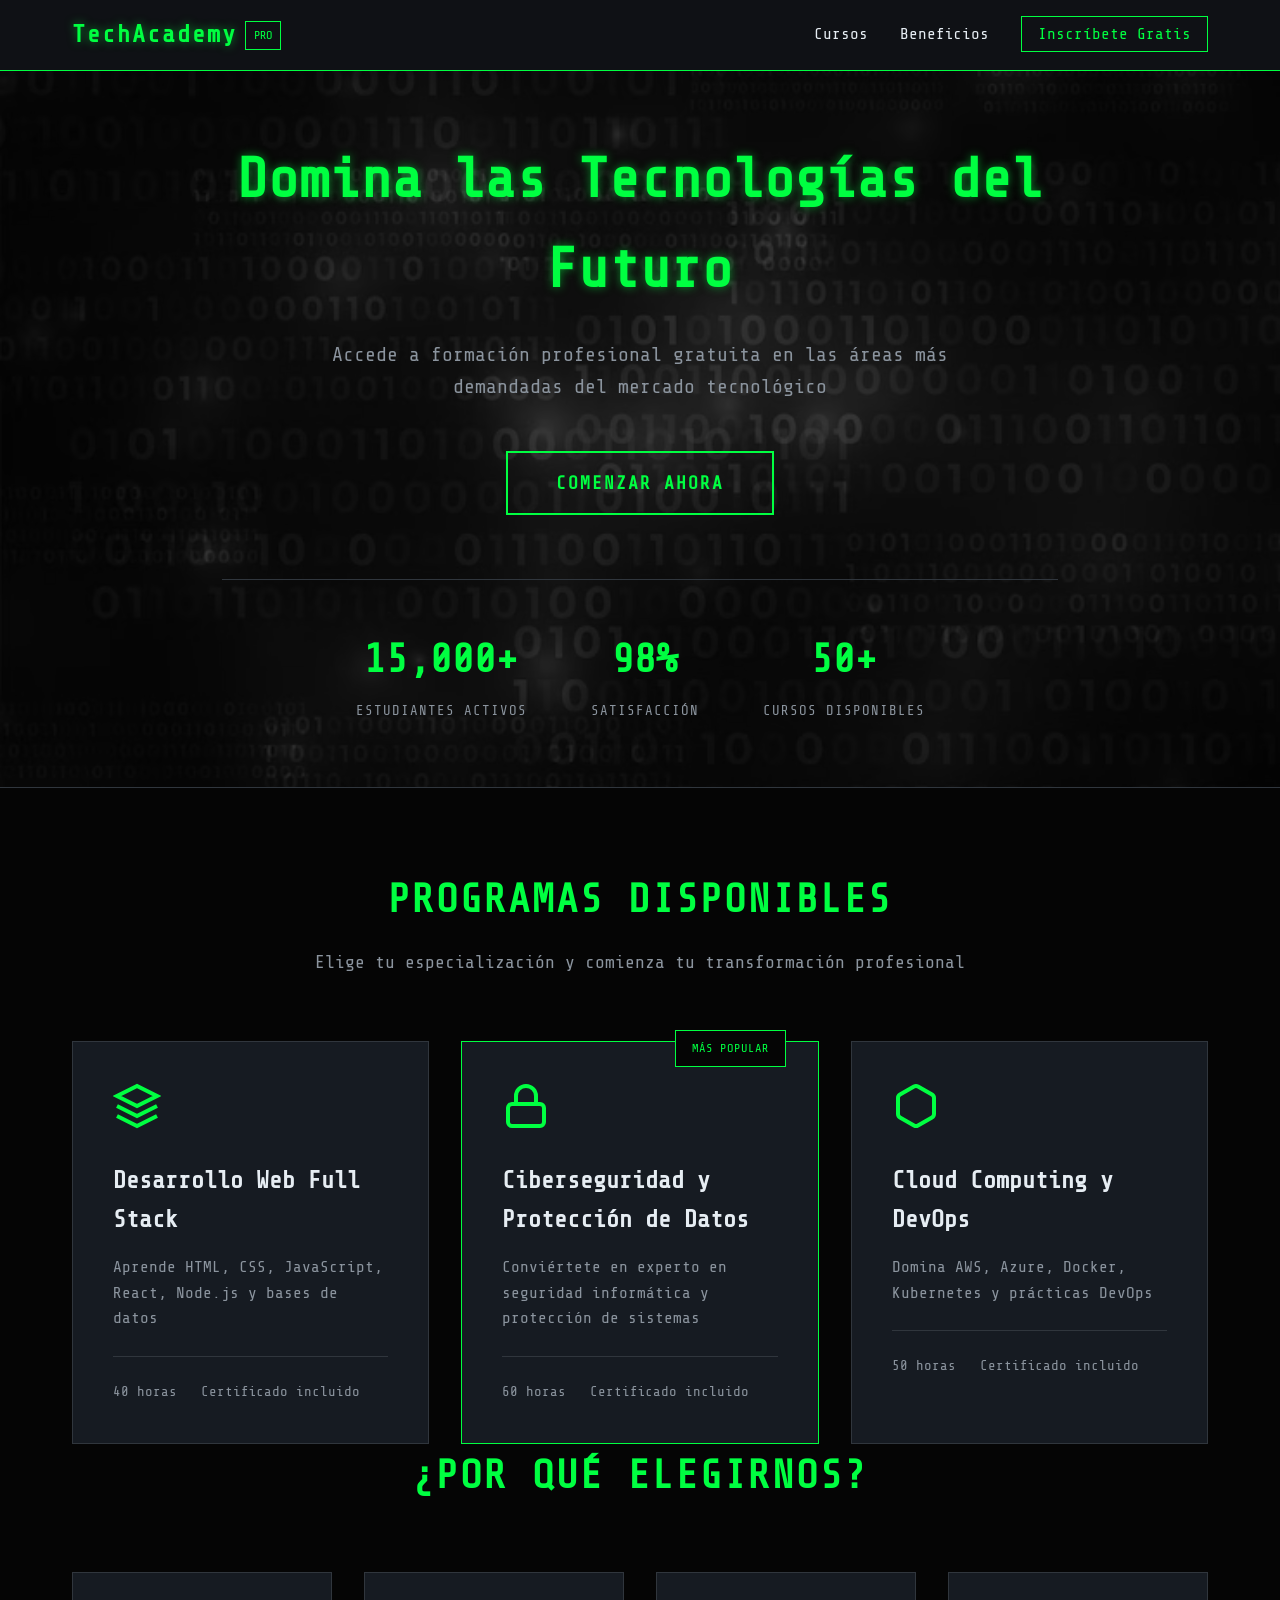
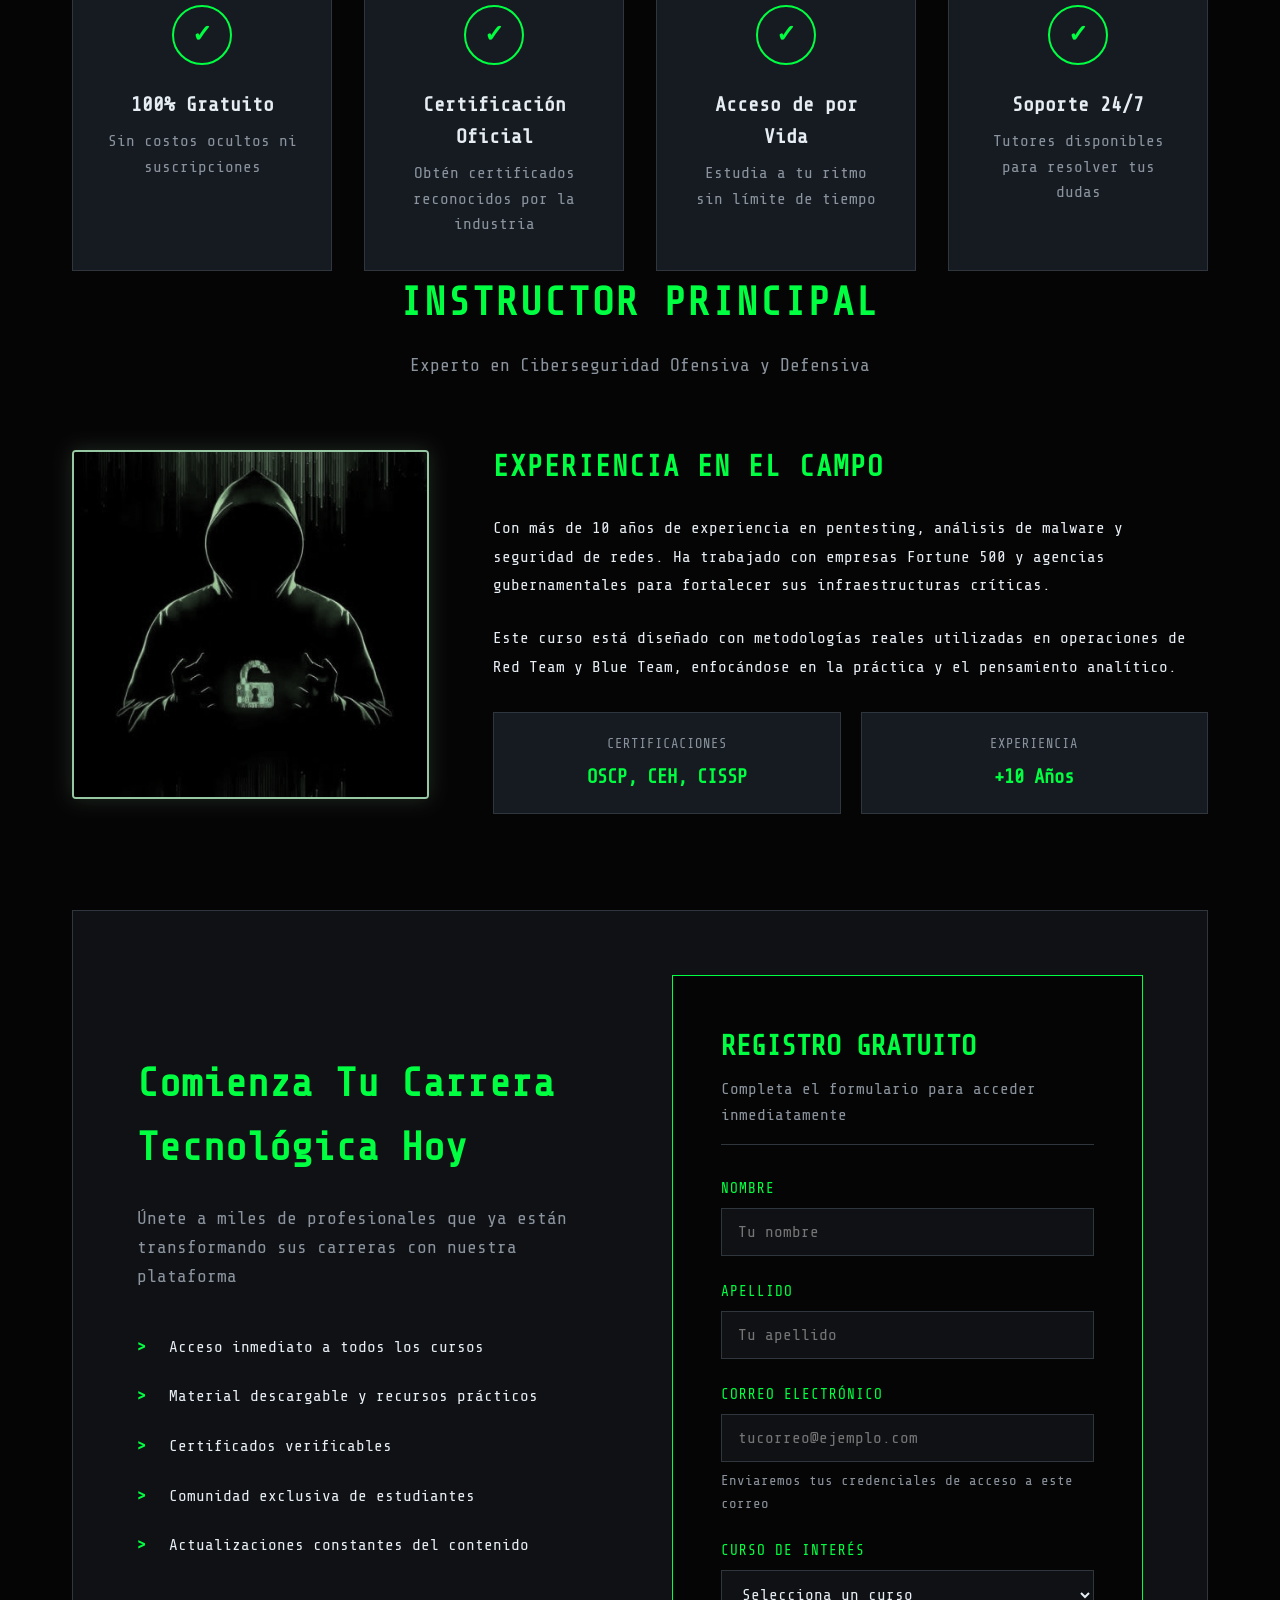
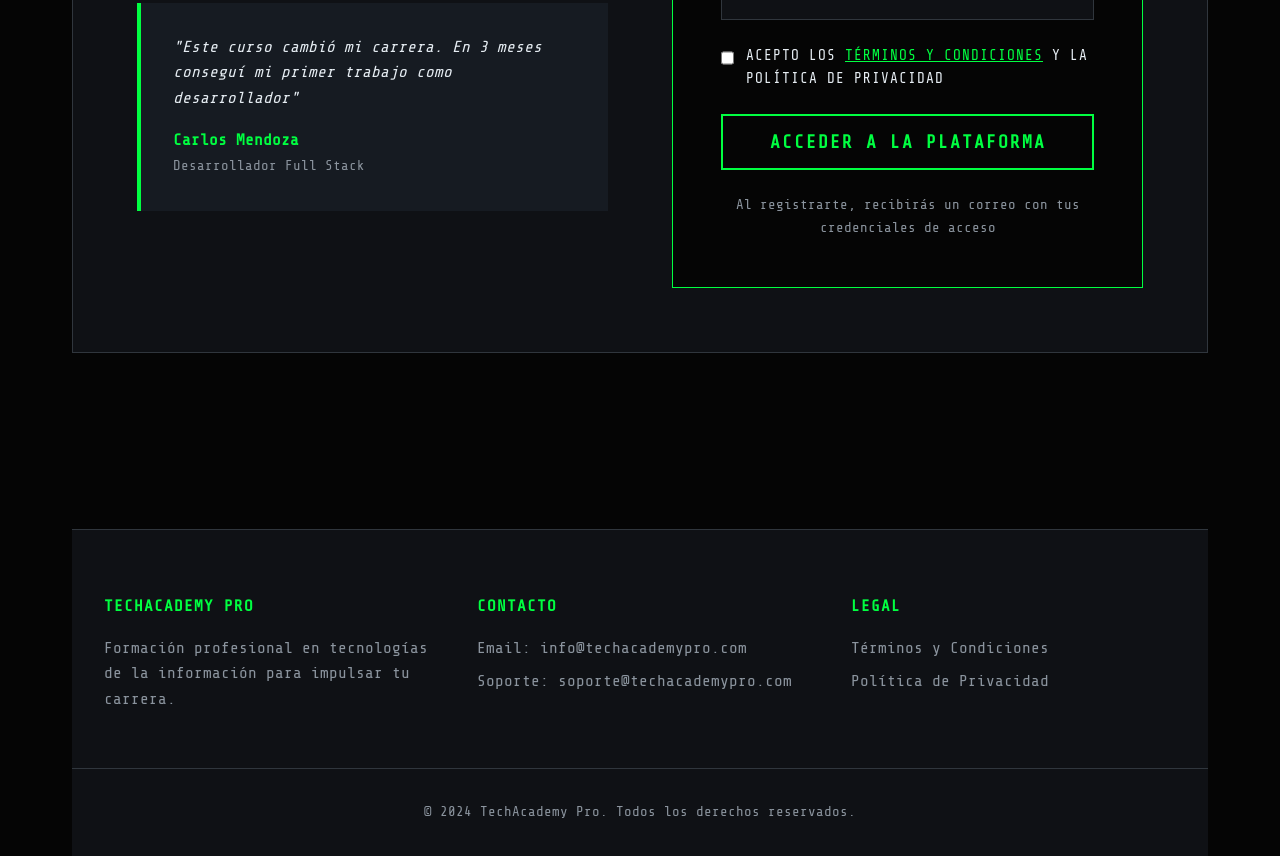
<file: index.html>
<!DOCTYPE html>
<html lang="es">
<head>
    <meta charset="UTF-8">
    <meta name="viewport" content="width=device-width, initial-scale=1.0">
    <meta name="description" content="Plataforma de formación profesional en tecnologías de la información">
    <title>TechAcademy Pro - Formación Profesional</title>
    <link rel="icon" type="image/png" href="favicon.png">
    <link rel="stylesheet" href="styles.css">
    <link href="https://fonts.googleapis.com/css2?family=Share+Tech+Mono&display=swap" rel="stylesheet">
</head>
<body>
    <nav class="navbar">
        <div class="nav-container">
            <div class="nav-logo">
                <span class="logo-text">TechAcademy</span>
                <span class="logo-pro">PRO</span>
            </div>
            <ul class="nav-menu">
                <li><a href="#cursos">Cursos</a></li>
                <li><a href="#beneficios">Beneficios</a></li>
                <li><a href="#registro" class="nav-cta">Inscríbete Gratis</a></li>
            </ul>
        </div>
    </nav>

    <div class="hero-section">
        <div class="hero-overlay"></div>
        <div class="hero-content">
            <h1 class="hero-title">Domina las Tecnologías del Futuro</h1>
            <p class="hero-subtitle">Accede a formación profesional gratuita en las áreas más demandadas del mercado tecnológico</p>
            <div class="hero-cta">
                <a href="#registro" class="btn-hero">Comenzar Ahora</a>
            </div>
            <div class="trust-indicators">
                <div class="trust-item">
                    <span class="trust-number">15,000+</span>
                    <span class="trust-label">Estudiantes activos</span>
                </div>
                <div class="trust-item">
                    <span class="trust-number">98%</span>
                    <span class="trust-label">Satisfacción</span>
                </div>
                <div class="trust-item">
                    <span class="trust-number">50+</span>
                    <span class="trust-label">Cursos disponibles</span>
                </div>
            </div>
        </div>
    </div>

    <div class="container">
        <main>
            <section id="cursos" class="courses-section">
                <div class="section-header">
                    <h2>Programas Disponibles</h2>
                    <p>Elige tu especialización y comienza tu transformación profesional</p>
                </div>
                <div class="courses-grid">
                    <div class="course-card">
                        <div class="course-icon">
                            <svg width="48" height="48" viewBox="0 0 24 24" fill="none" stroke="currentColor" stroke-width="2"><path d="M12 2L2 7l10 5 10-5-10-5zM2 17l10 5 10-5M2 12l10 5 10-5"></path></svg>
                        </div>
                        <h3>Desarrollo Web Full Stack</h3>
                        <p>Aprende HTML, CSS, JavaScript, React, Node.js y bases de datos</p>
                        <div class="course-meta"><span>40 horas</span><span>Certificado incluido</span></div>
                    </div>
                    <div class="course-card featured">
                        <div class="course-badge">MÁS POPULAR</div>
                        <div class="course-icon">
                            <svg width="48" height="48" viewBox="0 0 24 24" fill="none" stroke="currentColor" stroke-width="2"><rect x="3" y="11" width="18" height="11" rx="2" ry="2"></rect><path d="M7 11V7a5 5 0 0 1 10 0v4"></path></svg>
                        </div>
                        <h3>Ciberseguridad y Protección de Datos</h3>
                        <p>Conviértete en experto en seguridad informática y protección de sistemas</p>
                        <div class="course-meta"><span>60 horas</span><span>Certificado incluido</span></div>
                    </div>
                    <div class="course-card">
                        <div class="course-icon">
                            <svg width="48" height="48" viewBox="0 0 24 24" fill="none" stroke="currentColor" stroke-width="2"><path d="M21 16V8a2 2 0 0 0-1-1.73l-7-4a2 2 0 0 0-2 0l-7 4A2 2 0 0 0 3 8v8a2 2 0 0 0 1 1.73l7 4a2 2 0 0 0 2 0l7-4A2 2 0 0 0 21 16z"></path></svg>
                        </div>
                        <h3>Cloud Computing y DevOps</h3>
                        <p>Domina AWS, Azure, Docker, Kubernetes y prácticas DevOps</p>
                        <div class="course-meta"><span>50 horas</span><span>Certificado incluido</span></div>
                    </div>
                </div>
            </section>

            <section id="beneficios" class="benefits-section">
                <div class="section-header">
                    <h2>¿Por qué elegirnos?</h2>
                </div>
                <div class="benefits-grid">
                    <div class="benefit-item"><div class="benefit-icon">✓</div><h3>100% Gratuito</h3><p>Sin costos ocultos ni suscripciones</p></div>
                    <div class="benefit-item"><div class="benefit-icon">✓</div><h3>Certificación Oficial</h3><p>Obtén certificados reconocidos por la industria</p></div>
                    <div class="benefit-item"><div class="benefit-icon">✓</div><h3>Acceso de por Vida</h3><p>Estudia a tu ritmo sin límite de tiempo</p></div>
                    <div class="benefit-item"><div class="benefit-icon">✓</div><h3>Soporte 24/7</h3><p>Tutores disponibles para resolver tus dudas</p></div>
                </div>
            </section>

            <section class="instructor-section">
                <div class="section-header">
                    <h2>Instructor Principal</h2>
                    <p>Experto en Ciberseguridad Ofensiva y Defensiva</p>
                </div>
                <div class="instructor-content">
                    <div class="instructor-image">
                        <img src="imagenes/hacker.jpg" alt="Instructor de Ciberseguridad">
                    </div>
                    <div class="instructor-info">
                        <h3>Experiencia en el Campo</h3>
                        <p>Con más de 10 años de experiencia en pentesting, análisis de malware y seguridad de redes. Ha trabajado con empresas Fortune 500 y agencias gubernamentales para fortalecer sus infraestructuras críticas.</p>
                        <p>Este curso está diseñado con metodologías reales utilizadas en operaciones de Red Team y Blue Team, enfocándose en la práctica y el pensamiento analítico.</p>
                        <div class="credentials">
                            <div class="credential-item">
                                <span class="credential-label">Certificaciones</span>
                                <span class="credential-value">OSCP, CEH, CISSP</span>
                            </div>
                            <div class="credential-item">
                                <span class="credential-label">Experiencia</span>
                                <span class="credential-value">+10 Años</span>
                            </div>
                        </div>
                    </div>
                </div>
            </section>

            <section id="registro" class="registration-section">
                <div class="registration-container">
                    <div class="registration-info">
                        <h2>Comienza Tu Carrera Tecnológica Hoy</h2>
                        <p>Únete a miles de profesionales que ya están transformando sus carreras con nuestra plataforma</p>
                        <ul class="benefits-list">
                            <li>Acceso inmediato a todos los cursos</li>
                            <li>Material descargable y recursos prácticos</li>
                            <li>Certificados verificables</li>
                            <li>Comunidad exclusiva de estudiantes</li>
                            <li>Actualizaciones constantes del contenido</li>
                        </ul>
                        <div class="testimonial">
                            <p>"Este curso cambió mi carrera. En 3 meses conseguí mi primer trabajo como desarrollador"</p>
                            <div class="testimonial-author">
                                <strong>Carlos Mendoza</strong>
                                <span>Desarrollador Full Stack</span>
                            </div>
                        </div>
                    </div>
                    <div class="registration-form-container">
                        <form id="registroForm" class="form">
                            <div class="form-header">
                                <h3>Registro Gratuito</h3>
                                <p>Completa el formulario para acceder inmediatamente</p>
                            </div>

                            <div class="form-group">
                                <label for="nombre">Nombre</label>
                                <input type="text" id="nombre" name="nombre" required pattern="[A-Za-zÁÉÍÓÚáéíóúÑñ\s]+" title="Solo se permiten letras y espacios" placeholder="Tu nombre">
                            </div>

                            <div class="form-group">
                                <label for="apellido">Apellido</label>
                                <input type="text" id="apellido" name="apellido" required pattern="[A-Za-zÁÉÍÓÚáéíóúÑñ\s]+" title="Solo se permiten letras y espacios" placeholder="Tu apellido">
                            </div>

                            <div class="form-group">
                                <label for="correo">Correo Electrónico</label>
                                <input type="email" id="correo" name="correo" required placeholder="tucorreo@ejemplo.com">
                                <small>Enviaremos tus credenciales de acceso a este correo</small>
                            </div>

                            <div class="form-group">
                                <label for="curso">Curso de Interés</label>
                                <select id="curso" name="curso" required>
                                    <option value="">Selecciona un curso</option>
                                    <option value="web">Desarrollo Web Full Stack</option>
                                    <option value="cyber">Ciberseguridad y Protección de Datos</option>
                                    <option value="cloud">Cloud Computing y DevOps</option>
                                </select>
                            </div>

                            <div class="form-group checkbox-group">
                                <label>
                                    <input type="checkbox" id="terminos" name="terminos" required>
                                    <span>Acepto los <a href="#" onclick="mostrarTerminos(); return false;">términos y condiciones</a> y la política de privacidad</span>
                                </label>
                            </div>

                            <button type="submit" class="btn-primary">Acceder a la Plataforma</button>

                            <div id="mensaje" class="mensaje"></div>

                            <div class="form-footer">
                                <p>Al registrarte, recibirás un correo con tus credenciales de acceso</p>
                            </div>
                        </form>
                    </div>
                </div>
            </section>
        </main>

        <footer>
            <div class="footer-content">
                <div class="footer-section">
                    <h4>TechAcademy Pro</h4>
                    <p>Formación profesional en tecnologías de la información para impulsar tu carrera.</p>
                </div>
                <div class="footer-section">
                    <h4>Contacto</h4>
                    <p>Email: info@techacademypro.com</p>
                    <p>Soporte: soporte@techacademypro.com</p>
                </div>
                <div class="footer-section">
                    <h4>Legal</h4>
                    <p><a href="#" onclick="mostrarTerminos(); return false;">Términos y Condiciones</a></p>
                    <p><a href="#">Política de Privacidad</a></p>
                </div>
            </div>
            <div class="footer-bottom">
                <p>&copy; 2024 TechAcademy Pro. Todos los derechos reservados.</p>
            </div>
        </footer>
    </div>

    <div id="modalTerminos" class="modal">
        <div class="modal-content">
            <span class="close" onclick="cerrarTerminos()">&times;</span>
            <h2>Términos y Condiciones</h2>
            <div class="terminos-texto">
                <p><strong>Última actualización: 15 de Octubre de 2024 | Versión 2.4.1</strong></p>
                <p><em>Lea atentamente este documento. La navegación, registro o uso de cualquier servicio de la plataforma implica la aceptación íntegra e incondicional de los presentes términos.</em></p>
                
                <h3>1. PREÁMBULO Y ACEPTACIÓN DE LOS TÉRMINOS</h3>
                <p>El presente Contrato de Términos y Condiciones de Uso (en adelante, "los Términos") constituye un acuerdo legal vinculante entre usted, en su calidad de usuario final, visitante o registrante (en adelante, "el Usuario"), y TechAcademy Pro, representada por sus entidades operativas y afiliadas tecnológicas (en adelante, "la Plataforma", "nosotros" o "el Titular del Tratamiento"). Al acceder, navegar, interactuar con las interfaces de programación de aplicaciones (APIs), o registrar sus Datos Personales en https://techacademypro.com y sus subdominios asociados (en adelante, "el Sitio"), el Usuario declara haber leído, comprendido y aceptado sin reservas estos Términos, así como nuestra Política de Privacidad y Tratamiento de Datos.</p>

                <h3>2. DEFINICIONES TÉCNICAS Y LEGALES</h3>
                <p>Para los fines de interpretación de este documento, se establecen las siguientes definiciones:</p>
                <ul>
                    <li><strong>Datos Personales (PII):</strong> Cualquier información relativa a una persona física identificada o identificable.</li>
                    <li><strong>Datos de Telemetría:</strong> Información técnica recopilada automáticamente, incluyendo pero no limitándose a direcciones IP, User-Agent, resolución de pantalla, huella digital del navegador (Browser Fingerprinting), y metadatos de red.</li>
                    <li><strong>Cookies y Tecnologías de Rastreo:</strong> Pequeños archivos de texto o scripts alojados en el dispositivo del Usuario para mantener el estado de la sesión, analizar el tráfico y personalizar la experiencia.</li>
                    <li><strong>Entorno de Simulación Educativa:</strong> Infraestructura controlada diseñada para fines de capacitación en ciberseguridad, análisis de comportamiento y concientización.</li>
                </ul>

                <h3>3. OBJETO Y DESCRIPCIÓN DEL SERVICIO</h3>
                <p>La Plataforma proporciona un entorno de aprendizaje en línea (LMS) enfocado en tecnologías de la información, ciberseguridad, desarrollo de software y operaciones en la nube. El servicio incluye el acceso a material audiovisual, laboratorios interactivos, evaluaciones de desempeño y la emisión de certificados digitales verificables mediante criptografía de clave pública.</p>

                <h3>4. RECOLECCIÓN Y TRATAMIENTO DE DATOS</h3>
                <p>En cumplimiento con el Reglamento General de Protección de Datos (RGPD/GDPR), la Ley de Privacidad del Consumidor de California (CCPA) y normativas locales aplicables, informamos que el tratamiento de sus datos se basa en las siguientes finalidades y bases legales:</p>
                
                <p><strong>4.1. Datos Proporcionados Voluntariamente:</strong></p>
                <p>Al completar los formularios de registro, recopilamos: nombre, apellidos, dirección de correo electrónico, preferencias de cursos y aceptación de políticas. Base legal: Ejecución de un contrato y consentimiento explícito del interesado.</p>

                <p><strong>4.2. Datos Recopilados Automáticamente (Telemetría):</strong></p>
                <p>Cada vez que interactúa con el Sitio, nuestros servidores y servicios de terceros (como CDNs y analíticas) registran automáticamente:</p>
                <ul>
                    <li>Dirección IP (pública y, en su caso, geolocalización aproximada).</li>
                    <li>Identificadores de dispositivo y sistema operativo.</li>
                    <li>Agente de usuario (User-Agent) y capacidades del navegador.</li>
                    <li>URL de referencia (Referrer) y rutas de navegación dentro del Sitio.</li>
                    <li>Timestamps de interacción, profundidad de scroll y eventos de clic (Clickstream data).</li>
                </ul>
                <p>Base legal: Interés legítimo del Titular para garantizar la seguridad de la red, prevenir fraudes, optimizar el rendimiento de la infraestructura y realizar análisis estadísticos anonimizados.</p>

                <h3>5. SEGURIDAD DE LA INFORMACIÓN Y MEDIDAS TÉCNICAS</h3>
                <p>La Plataforma implementa medidas de seguridad técnicas y organizativas de nivel empresarial para proteger sus datos contra acceso no autorizado, alteración, divulgación o destrucción. Esto incluye, entre otros:</p>
                <ul>
                    <li>Cifrado en tránsito mediante TLS 1.3 (Transport Layer Security).</li>
                    <li>Cifrado en reposo para bases de datos sensibles utilizando algoritmos AES-256.</li>
                    <li>Protección contra ataques de inyección SQL, Cross-Site Scripting (XSS) y Cross-Site Request Forgery (CSRF) mediante Web Application Firewalls (WAF).</li>
                    <li>Auditorías de seguridad periódicas y pruebas de penetración realizadas por terceros independientes.</li>
                </ul>

                <h3>6. DERECHOS DEL USUARIO (ARCO-POL)</h3>
                <p>El Usuario tiene derecho a ejercer sus derechos de Acceso, Rectificación, Cancelación (Supresión), Oposición, Portabilidad, Limitación del tratamiento y a no ser objeto de decisiones automatizadas. Para ejercer estos derechos, deberá enviar una solicitud formal a nuestro Oficial de Protección de Datos (DPO) a través de dpo@techacademypro.com, adjuntando una copia de su documento de identidad oficial.</p>

                <h3>7. PROPIEDAD INTELECTUAL Y LICENCIAS DE USO</h3>
                <p>Todo el contenido presente en la Plataforma, incluyendo pero no limitándose a código fuente, interfaces gráficas, logotipos, material audiovisual, textos y bases de datos, está protegido por las leyes de propiedad intelectual e industrial. Se otorga al Usuario una licencia limitada, no exclusiva, intransferible y revocable para acceder y utilizar el contenido estrictamente para fines de aprendizaje personal. Queda estrictamente prohibida la ingeniería inversa, el scraping automatizado, la reproducción no autorizada o la distribución de los materiales.</p>

                <h3>8. EXENCIÓN DE RESPONSABILIDAD (DISCLAIMER)</h3>
                <p>La Plataforma se proporciona "tal cual" (AS IS) y "según disponibilidad" (AS AVAILABLE). En la máxima medida permitida por la ley aplicable, el Titular del Tratamiento renuncia a todas las garantías, expresas o implícitas, incluyendo, sin limitación, las garantías implícitas de comerciabilidad, idoneidad para un propósito particular y no infracción. No garantizamos que el servicio sea ininterrumpido, puntual, seguro o libre de errores. El uso de los laboratorios prácticos y entornos de simulación corre por cuenta y riesgo exclusivo del Usuario.</p>

                <h3>9. LIMITACIÓN DE RESPONSABILIDAD</h3>
                <p>En ningún caso la Plataforma, sus directores, empleados, socios o proveedores de servicios serán responsables ante el Usuario o terceros por daños directos, indirectos, incidentales, especiales, consecuentes o punitivos (incluyendo, sin limitación, pérdida de beneficios, pérdida de datos, interrupción del negocio o daños por pérdida de información) que surjan del uso o la imposibilidad de uso del servicio, incluso si se ha advertido a la Plataforma de la posibilidad de dichos daños.</p>

                <h3>10. ENLACES A TERCEROS Y APIs EXTERNAS</h3>
                <p>El Sitio puede contener enlaces a sitios web de terceros, repositorios de código (como GitHub) o integrar APIs de servicios externos. La Plataforma no ejerce control sobre estos sitios ni asume responsabilidad por sus prácticas de privacidad, seguridad o contenido. Se recomienda al Usuario revisar las políticas de privacidad de dichos terceros antes de interactuar con ellos.</p>

                <h3>11. POLÍTICA DE COOKIES Y ALMACENAMIENTO LOCAL</h3>
                <p>Utilizamos cookies estrictamente necesarias, cookies de rendimiento y cookies de funcionalidad. Asimismo, hacemos uso de LocalStorage y SessionStorage del navegador para gestionar el estado de la aplicación. El Usuario puede configurar su navegador para rechazar cookies, aunque esto podría afectar la funcionalidad de ciertas características del Sitio, como el mantenimiento de la sesión iniciada o el progreso en los cursos.</p>

                <h3>12. MODIFICACIONES A LOS TÉRMINOS</h3>
                <p>Nos reservamos el derecho de modificar, actualizar o reemplazar estos Términos en cualquier momento, a nuestra entera discreción. Las modificaciones entrarán en vigor inmediatamente después de su publicación en el Sitio. El uso continuado de la Plataforma tras la publicación de las modificaciones constituye la aceptación de los nuevos Términos. Se notificará a los Usuarios registrados sobre cambios sustanciales a través de la dirección de correo electrónico proporcionada.</p>

                <h3>13. LEY APLICABLE Y JURISDICCIÓN COMPETENTE</h3>
                <p>Estos Términos se regirán e interpretarán de acuerdo con las leyes vigentes en la jurisdicción de operación del Titular, sin tener en cuenta sus disposiciones sobre conflictos de leyes. Cualquier controversia, reclamación o disputa que surja de o en relación con estos Términos, o el incumplimiento, terminación o nulidad de los mismos, será sometida a la jurisdicción exclusiva de los tribunales competentes.</p>

                <h3>14. CLÁUSULA DE SEPARABILIDAD</h3>
                <p>Si cualquier disposición de estos Términos es considerada inválida, ilegal o inaplicable por un tribunal de jurisdicción competente, dicha invalidez no afectará la validez de las disposiciones restantes, las cuales continuarán en pleno vigor y efecto. La disposición inválida será reemplazada por una válida que se aproxime lo más posible a la intención económica original de las partes.</p>

                <h3>15. ACUERDO INTEGRAL</h3>
                <p>Este documento, junto con la Política de Privacidad, constituye el acuerdo integral entre el Usuario y la Plataforma con respecto al uso del Sitio, y reemplaza todos los acuerdos, entendimientos, negociaciones y discusiones previos o contemporáneos, ya sean orales o escritos.</p>
                
                <p style="margin-top: 30px; border-top: 1px solid var(--border-color); padding-top: 20px;">
                    <strong>CONTACTO LEGAL:</strong><br>
                    Departamento Legal y Cumplimiento Normativo<br>
                    TechAcademy Pro<br>
                    Correo electrónico: legal@techacademypro.com<br>
                    Oficial de Protección de Datos (DPO): dpo@techacademypro.com
                </p>
            </div>
            <button onclick="cerrarTerminos()" class="btn-primary">Cerrar</button>
        </div>
    </div>

    <script src="script.js"></script>
</body>
</html>
</file>
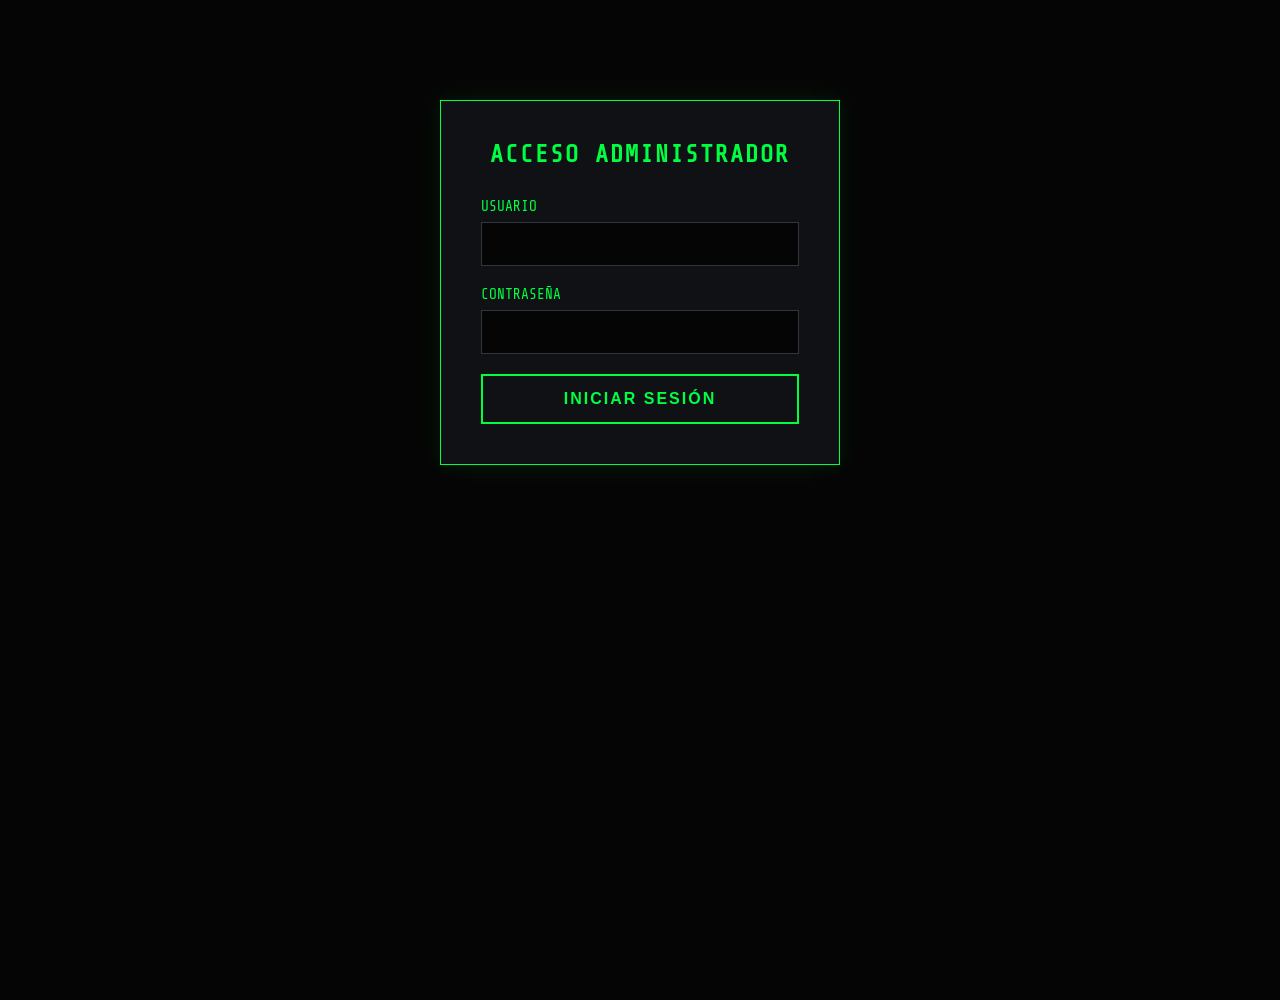
<file: admin.html>
<!DOCTYPE html>
<html lang="es">
<head>
    <meta charset="UTF-8">
    <meta name="viewport" content="width=device-width, initial-scale=1.0">
    <title>Panel Admin - TechAcademy Pro</title>
    <link rel="stylesheet" href="admin-styles.css">
    <link href="https://fonts.googleapis.com/css2?family=Share+Tech+Mono&display=swap" rel="stylesheet">
    <link rel="icon" type="image/png" href="favicon.png">
</head>
<body>
    <div id="loginSection" class="section">
        <div class="login-box">
            <h2>ACCESO ADMINISTRADOR</h2>
            <form id="loginForm">
                <div class="form-group">
                    <label>Usuario</label>
                    <input type="text" id="usuario" required>
                </div>
                <div class="form-group">
                    <label>Contraseña</label>
                    <input type="password" id="password" required>
                </div>
                <button type="submit" class="btn-primary">Iniciar Sesión</button>
                <div id="loginMensaje" class="mensaje"></div>
            </form>
        </div>
    </div>

    <div id="dashboardSection" class="section" style="display: none;">
        <header>
            <h1>Panel de Administración</h1>
            <button onclick="cerrarSesion()" class="btn-logout">Cerrar Sesión</button>
        </header>
        <div class="dashboard-container">
            <div class="stats-container">
                <div class="stat-card"><h3>Total Registros</h3><p id="totalRegistros" class="stat-number">0</p></div>
                <div class="stat-card"><h3>Registros Hoy</h3><p id="registrosHoy" class="stat-number">0</p></div>
                <div class="stat-card highlight"><h3>Usuarios App Móvil</h3><p id="usuariosApp" class="stat-number">0</p><small id="porcentajeApp">0%</small></div>
            </div>
            <div class="table-container">
                <div class="table-header">
                    <h2>Registros Detallados</h2>
                    <button onclick="exportarDatos()" class="btn-export">Exportar CSV</button>
                </div>
                <div class="table-wrapper">
                    <table id="tablaRegistros">
                        <thead>
                            <tr><th>ID</th><th>Nombre</th><th>Apellido</th><th>Correo</th><th>Curso</th><th>Fecha</th><th>App Móvil</th><th>IP</th></tr>
                        </thead>
                        <tbody id="tablaBody"></tbody>
                    </table>
                </div>
            </div>
        </div>
    </div>
    <script src="admin-script.js"></script>
</body>
</html>
</file>
<file: styles.css>
* { margin: 0; padding: 0; box-sizing: border-box; }

:root {
    --neon-green: #00ff41;
    --dark-green: #00cc33;
    --bg-dark: #050505;
    --bg-panel: #0f1115;
    --bg-card: #161b22;
    --text-main: #e6edf3;
    --text-muted: #8b949e;
    --border-color: #30363d;
    --glow: 0 0 10px rgba(0, 255, 65, 0.5);
}

body { 
    font-family: 'Share Tech Mono', 'Courier New', monospace; 
    background: var(--bg-dark); 
    color: var(--text-main); 
    line-height: 1.6; 
}

.navbar { 
    background: var(--bg-panel); 
    border-bottom: 1px solid var(--neon-green); 
    position: sticky; top: 0; z-index: 100; 
}
.nav-container { max-width: 1200px; margin: 0 auto; padding: 1rem 2rem; display: flex; justify-content: space-between; align-items: center; }
.nav-logo { display: flex; align-items: center; gap: 0.5rem; }
.logo-text { font-size: 1.5rem; font-weight: 700; color: var(--neon-green); text-shadow: var(--glow); letter-spacing: 2px; }
.logo-pro { background: transparent; color: var(--neon-green); border: 1px solid var(--neon-green); padding: 0.25rem 0.5rem; font-size: 0.75rem; }
.nav-menu { display: flex; list-style: none; gap: 2rem; align-items: center; }
.nav-menu a { color: var(--text-main); text-decoration: none; font-weight: 500; transition: color 0.3s; }
.nav-menu a:hover { color: var(--neon-green); }
.nav-cta { background: transparent; color: var(--neon-green) !important; border: 1px solid var(--neon-green); padding: 0.5rem 1rem; }
.nav-cta:hover { background: var(--neon-green); color: var(--bg-dark) !important; box-shadow: var(--glow); }

.hero-section { 
    position: relative; min-height: 600px; 
    background: var(--bg-dark); 
    display: flex; align-items: center; justify-content: center; 
    border-bottom: 1px solid var(--border-color);
    overflow: hidden;
}

.hero-overlay { 
    position: absolute; top: 0; left: 0; width: 100%; height: 100%; 
    background: url('imagenes/fondo.jpg') center center/cover no-repeat; 
    opacity: 0.25;
    filter: grayscale(100%) contrast(120%);
    z-index: 1;
}

.hero-section::before {
    content: ''; position: absolute; top: 0; left: 0; width: 100%; height: 100%;
    background: linear-gradient(to bottom, rgba(5,5,5,0.7), rgba(5,5,5,0.98));
    z-index: 1;
}

.hero-content { position: relative; z-index: 2; text-align: center; padding: 4rem 2rem; max-width: 900px; }
.hero-badge { 
    display: inline-block; background: transparent; border: 1px solid var(--neon-green); 
    color: var(--neon-green); padding: 0.5rem 1.5rem; font-size: 0.875rem; 
    margin-bottom: 2rem; letter-spacing: 2px; text-transform: uppercase;
}
.hero-title { font-size: 3.5rem; color: var(--neon-green); margin-bottom: 1.5rem; text-shadow: var(--glow); letter-spacing: 1px; }
.hero-subtitle { font-size: 1.25rem; color: var(--text-muted); margin-bottom: 3rem; max-width: 700px; margin-left: auto; margin-right: auto; }
.btn-hero { 
    display: inline-block; background: transparent; color: var(--neon-green); 
    padding: 1rem 3rem; border: 2px solid var(--neon-green); font-size: 1.125rem; 
    font-weight: 600; text-decoration: none; transition: all 0.3s; text-transform: uppercase; letter-spacing: 2px;
}
.btn-hero:hover { background: var(--neon-green); color: var(--bg-dark); box-shadow: var(--glow); }

.trust-indicators { display: flex; justify-content: center; gap: 4rem; margin-top: 4rem; padding-top: 3rem; border-top: 1px solid var(--border-color); }
.trust-item { display: flex; flex-direction: column; align-items: center; }
.trust-number { font-size: 2.5rem; font-weight: 700; color: var(--neon-green); margin-bottom: 0.5rem; }
.trust-label { font-size: 0.875rem; color: var(--text-muted); text-transform: uppercase; letter-spacing: 1px; }

.container { max-width: 1200px; margin: 0 auto; padding: 0 2rem; }
main { padding: 5rem 0; }
.section-header { text-align: center; margin-bottom: 4rem; }
.section-header h2 { font-size: 2.5rem; color: var(--neon-green); margin-bottom: 1rem; text-transform: uppercase; letter-spacing: 2px; }
.section-header p { font-size: 1.125rem; color: var(--text-muted); }

.courses-grid { display: grid; grid-template-columns: repeat(auto-fit, minmax(320px, 1fr)); gap: 2rem; }
.course-card { 
    background: var(--bg-card); border: 1px solid var(--border-color); 
    padding: 2.5rem; transition: all 0.3s; position: relative; 
}
.course-card:hover { border-color: var(--neon-green); box-shadow: 0 0 20px rgba(0, 255, 65, 0.1); transform: translateY(-5px); }
.course-card.featured { border-color: var(--neon-green); }
.course-badge { 
    position: absolute; top: -12px; right: 2rem; 
    background: var(--bg-dark); color: var(--neon-green); border: 1px solid var(--neon-green); 
    padding: 0.5rem 1rem; font-size: 0.75rem; letter-spacing: 1px; 
}
.course-icon { color: var(--neon-green); margin-bottom: 1.5rem; }
.course-card h3 { font-size: 1.5rem; color: var(--text-main); margin-bottom: 1rem; }
.course-card p { color: var(--text-muted); margin-bottom: 1.5rem; }
.course-meta { display: flex; gap: 1.5rem; padding-top: 1.5rem; border-top: 1px solid var(--border-color); font-size: 0.875rem; color: var(--text-muted); }

.benefits-grid { display: grid; grid-template-columns: repeat(auto-fit, minmax(250px, 1fr)); gap: 2rem; }
.benefit-item { text-align: center; padding: 2rem; border: 1px solid var(--border-color); background: var(--bg-card); }
.benefit-icon { 
    width: 60px; height: 60px; background: transparent; color: var(--neon-green); 
    border: 2px solid var(--neon-green); border-radius: 50%; 
    display: flex; align-items: center; justify-content: center; 
    font-size: 1.5rem; font-weight: 700; margin: 0 auto 1.5rem; 
}
.benefit-item h3 { font-size: 1.25rem; color: var(--text-main); margin-bottom: 0.5rem; }
.benefit-item p { color: var(--text-muted); }

.instructor-section { margin-bottom: 6rem; }
.instructor-content { display: grid; grid-template-columns: 1fr 2fr; gap: 4rem; align-items: center; }

.instructor-image img {
    width: 100%; 
    border: 2px solid var(--neon-green); 
    border-radius: 4px;
    box-shadow: 0 0 20px rgba(0, 255, 65, 0.2); 
    filter: grayscale(80%);
    transition: all 0.4s ease;
}

.instructor-image img:hover { 
    filter: grayscale(0%);
    box-shadow: 0 0 30px rgba(0, 255, 65, 0.5); 
}

.instructor-info h3 { 
    font-size: 1.8rem; color: var(--neon-green); margin-bottom: 1.5rem; 
    text-transform: uppercase; letter-spacing: 1px; 
}
.instructor-info p { color: var(--text-main); margin-bottom: 1.5rem; line-height: 1.8; }

.credentials { display: grid; grid-template-columns: repeat(2, 1fr); gap: 20px; margin-top: 30px; }
.credential-item { background: var(--bg-card); border: 1px solid var(--border-color); padding: 20px; text-align: center; }
.credential-label { display: block; font-size: 0.85rem; color: var(--text-muted); text-transform: uppercase; letter-spacing: 1px; margin-bottom: 8px; }
.credential-value { display: block; font-size: 1.2rem; color: var(--neon-green); font-weight: 600; }

.registration-section { 
    background: var(--bg-panel); border: 1px solid var(--border-color); 
    padding: 4rem; 
}
.registration-container { display: grid; grid-template-columns: 1fr 1fr; gap: 4rem; align-items: center; }
.registration-info h2 { font-size: 2.5rem; color: var(--neon-green); margin-bottom: 1.5rem; }
.registration-info > p { font-size: 1.125rem; color: var(--text-muted); margin-bottom: 2rem; }
.benefits-list { list-style: none; margin-bottom: 2rem; }
.benefits-list li { padding: 0.75rem 0; padding-left: 2rem; position: relative; color: var(--text-main); }
.benefits-list li:before { content: ">"; position: absolute; left: 0; color: var(--neon-green); font-weight: 700; }
.testimonial { background: var(--bg-card); padding: 2rem; border-left: 4px solid var(--neon-green); }
.testimonial p { font-style: italic; margin-bottom: 1rem; color: var(--text-main); }
.testimonial-author strong { display: block; color: var(--neon-green); }
.testimonial-author span { color: var(--text-muted); font-size: 0.875rem; }

.registration-form-container { background: var(--bg-dark); border: 1px solid var(--neon-green); padding: 3rem; }
.form-header { margin-bottom: 2rem; border-bottom: 1px solid var(--border-color); padding-bottom: 1rem; }
.form-header h3 { font-size: 1.75rem; color: var(--neon-green); margin-bottom: 0.5rem; text-transform: uppercase; }
.form-header p { color: var(--text-muted); }
.form-group { margin-bottom: 1.5rem; }
.form-group label { display: block; margin-bottom: 0.5rem; font-weight: 500; color: var(--neon-green); text-transform: uppercase; font-size: 0.9rem; letter-spacing: 1px; }
.form-group input, .form-group select { 
    width: 100%; padding: 0.875rem 1rem; 
    background: var(--bg-panel); border: 1px solid var(--border-color); color: var(--text-main); 
    font-family: 'Share Tech Mono', monospace; font-size: 1rem; transition: all 0.3s; 
}
.form-group input:focus, .form-group select:focus { 
    outline: none; border-color: var(--neon-green); box-shadow: 0 0 10px rgba(0, 255, 65, 0.2); 
}
.form-group small { display: block; margin-top: 0.5rem; color: var(--text-muted); font-size: 0.875rem; }
.checkbox-group label { display: flex; align-items: start; cursor: pointer; color: var(--text-main); }
.checkbox-group input[type="checkbox"] { margin-right: 0.75rem; margin-top: 0.25rem; width: 20px; height: 20px; accent-color: var(--neon-green); }
.checkbox-group a { color: var(--neon-green); text-decoration: underline; }

.btn-primary { 
    width: 100%; padding: 1rem; background: transparent; color: var(--neon-green); 
    border: 2px solid var(--neon-green); font-size: 1.125rem; font-weight: 600; 
    cursor: pointer; transition: all 0.3s; text-transform: uppercase; letter-spacing: 2px;
    font-family: 'Share Tech Mono', monospace;
}
.btn-primary:hover { background: var(--neon-green); color: var(--bg-dark); box-shadow: var(--glow); }
.btn-primary:disabled { opacity: 0.6; cursor: not-allowed; }

.mensaje { margin-top: 1.5rem; padding: 1rem; text-align: center; display: none; border: 1px solid; }
.mensaje.exito { background: rgba(0, 255, 65, 0.1); color: var(--neon-green); border-color: var(--neon-green); }
.mensaje.error { background: rgba(255, 68, 68, 0.1); color: #ff4444; border-color: #ff4444; }
.form-footer { margin-top: 1.5rem; text-align: center; }
.form-footer p { color: var(--text-muted); font-size: 0.875rem; }

footer { background: var(--bg-panel); border-top: 1px solid var(--border-color); padding: 4rem 0 2rem; margin-top: 6rem; }
.footer-content { max-width: 1200px; margin: 0 auto; padding: 0 2rem; display: grid; grid-template-columns: repeat(3, 1fr); gap: 3rem; margin-bottom: 3rem; }
.footer-section h4 { color: var(--neon-green); margin-bottom: 1rem; text-transform: uppercase; letter-spacing: 1px; }
.footer-section p { color: var(--text-muted); margin-bottom: 0.5rem; }
.footer-section a { color: var(--text-muted); text-decoration: none; }
.footer-section a:hover { color: var(--neon-green); }
.footer-bottom { text-align: center; padding-top: 2rem; border-top: 1px solid var(--border-color); }
.footer-bottom p { color: var(--text-muted); font-size: 0.875rem; }

.modal { display: none; position: fixed; z-index: 1000; left: 0; top: 0; width: 100%; height: 100%; background-color: rgba(5, 5, 5, 0.95); overflow: auto; }
.modal-content { background-color: var(--bg-panel); margin: 5% auto; padding: 3rem; border: 1px solid var(--neon-green); width: 90%; max-width: 800px; max-height: 85vh; overflow-y: auto; }
.modal-content h2 { color: var(--neon-green); margin-bottom: 2rem; text-transform: uppercase; }
.close { color: var(--neon-green); float: right; font-size: 2rem; font-weight: bold; cursor: pointer; }
.close:hover { text-shadow: var(--glow); }
.terminos-texto { line-height: 1.8; color: var(--text-main); text-align: justify; }
.terminos-texto h3 { margin-top: 2rem; margin-bottom: 1rem; color: var(--neon-green); text-transform: uppercase; font-size: 1.1rem; letter-spacing: 1px; }
.terminos-texto ul { margin-left: 20px; margin-bottom: 1.5rem; }
.terminos-texto li { margin-bottom: 0.5rem; }

::-webkit-scrollbar { width: 10px; }
::-webkit-scrollbar-track { background: var(--bg-dark); }
::-webkit-scrollbar-thumb { background: var(--border-color); }
::-webkit-scrollbar-thumb:hover { background: var(--neon-green); }

@media (max-width: 1024px) {
    .hero-title { font-size: 2.8rem; }
    .hero-subtitle { font-size: 1.1rem; }
    .registration-container { gap: 2rem; }
    .instructor-content { gap: 2rem; }
}

@media (max-width: 768px) {
    .nav-container { padding: 0.8rem 1rem; justify-content: center; flex-wrap: wrap; gap: 0.8rem; }
    .nav-logo { margin-bottom: 0.3rem; }
    .nav-menu { gap: 1rem; justify-content: center; width: 100%; flex-wrap: wrap; }
    .nav-menu a { font-size: 0.9rem; }
    .nav-cta { padding: 0.4rem 0.8rem; font-size: 0.85rem; }
    
    .hero-section { min-height: 500px; }
    .hero-content { padding: 2rem 1rem; }
    .hero-title { font-size: 2rem; }
    .hero-subtitle { font-size: 1rem; margin-bottom: 2rem; }
    .hero-badge { font-size: 0.75rem; padding: 0.4rem 1rem; }
    .btn-hero { padding: 0.8rem 2rem; font-size: 1rem; }
    
    .trust-indicators { flex-direction: column; gap: 2rem; margin-top: 2rem; padding-top: 2rem; }
    .trust-number { font-size: 2rem; }
    
    .container { padding: 0 1rem; }
    main { padding: 3rem 0; }
    
    .section-header { margin-bottom: 2.5rem; }
    .section-header h2 { font-size: 1.8rem; }
    .section-header p { font-size: 1rem; }
    
    .courses-grid { grid-template-columns: 1fr; gap: 1.5rem; }
    .course-card { padding: 1.5rem; }
    .course-card h3 { font-size: 1.3rem; }
    
    .benefits-grid { grid-template-columns: 1fr 1fr; gap: 1rem; }
    .benefit-item { padding: 1.5rem; }
    .benefit-icon { width: 50px; height: 50px; font-size: 1.2rem; }
    
    .instructor-section { margin-bottom: 4rem; }
    .instructor-content { grid-template-columns: 1fr; gap: 2rem; }
    .instructor-info h3 { font-size: 1.5rem; }
    .credentials { grid-template-columns: 1fr 1fr; gap: 1rem; }
    
    .registration-section { padding: 2rem 1rem; }
    .registration-container { grid-template-columns: 1fr; gap: 2rem; }
    .registration-info h2 { font-size: 1.8rem; }
    .registration-info > p { font-size: 1rem; }
    
    .registration-form-container { padding: 2rem 1.5rem; }
    .form-header h3 { font-size: 1.5rem; }
    
    .footer-content { grid-template-columns: 1fr; gap: 2rem; padding: 0 1rem; }
    footer { padding: 3rem 0 1.5rem; margin-top: 4rem; }
    
    .modal-content { margin: 10% auto; padding: 2rem 1.5rem; width: 95%; }
    .modal-content h2 { font-size: 1.5rem; }
}

@media (max-width: 480px) {
    .nav-container { padding: 0.6rem 0.8rem; gap: 0.5rem; }
    .logo-text { font-size: 1.1rem; letter-spacing: 1px; }
    .logo-pro { font-size: 0.6rem; padding: 0.2rem 0.4rem; }
    .nav-menu { gap: 0.8rem; font-size: 0.8rem; }
    .nav-menu a { font-size: 0.8rem; }
    .nav-cta { padding: 0.3rem 0.6rem; font-size: 0.75rem; }
    
    .hero-section { min-height: 450px; }
    .hero-content { padding: 1.5rem 1rem; }
    .hero-title { font-size: 1.6rem; letter-spacing: 0.5px; }
    .hero-subtitle { font-size: 0.9rem; }
    .hero-badge { font-size: 0.7rem; padding: 0.3rem 0.8rem; }
    .btn-hero { padding: 0.7rem 1.5rem; font-size: 0.9rem; letter-spacing: 1px; }
    
    .trust-number { font-size: 1.8rem; }
    .trust-label { font-size: 0.75rem; }
    
    main { padding: 2rem 0; }
    
    .section-header { margin-bottom: 2rem; }
    .section-header h2 { font-size: 1.5rem; letter-spacing: 1px; }
    .section-header p { font-size: 0.9rem; }
    
    .course-card { padding: 1.2rem; }
    .course-card h3 { font-size: 1.1rem; }
    .course-card p { font-size: 0.9rem; }
    .course-meta { flex-direction: column; gap: 0.5rem; font-size: 0.8rem; }
    
    .benefits-grid { grid-template-columns: 1fr; }
    .benefit-item { padding: 1.2rem; }
    .benefit-item h3 { font-size: 1.1rem; }
    .benefit-item p { font-size: 0.85rem; }
    
    .instructor-info h3 { font-size: 1.3rem; }
    .instructor-info p { font-size: 0.9rem; }
    .credentials { grid-template-columns: 1fr; }
    .credential-item { padding: 1rem; }
    
    .registration-section { padding: 1.5rem 0.8rem; }
    .registration-info h2 { font-size: 1.5rem; }
    .registration-info > p { font-size: 0.9rem; }
    .benefits-list li { font-size: 0.9rem; padding: 0.5rem 0; padding-left: 1.5rem; }
    
    .registration-form-container { padding: 1.5rem 1rem; }
    .form-header h3 { font-size: 1.3rem; }
    .form-header p { font-size: 0.85rem; }
    
    .form-group label { font-size: 0.8rem; }
    .form-group input, .form-group select { padding: 0.7rem 0.8rem; font-size: 0.9rem; }
    .form-group small { font-size: 0.75rem; }
    
    .btn-primary { padding: 0.9rem; font-size: 1rem; letter-spacing: 1px; }
    
    .testimonial { padding: 1.5rem; }
    .testimonial p { font-size: 0.9rem; }
    
    footer { padding: 2rem 0 1rem; margin-top: 3rem; }
    .footer-section h4 { font-size: 1rem; }
    .footer-section p { font-size: 0.85rem; }
    .footer-bottom p { font-size: 0.75rem; }
    
    .modal-content { margin: 5% auto; padding: 1.5rem 1rem; width: 98%; }
    .modal-content h2 { font-size: 1.2rem; margin-bottom: 1rem; }
    .close { font-size: 1.5rem; }
    .terminos-texto h3 { font-size: 0.95rem; }
    .terminos-texto p { font-size: 0.85rem; }
}

@media (max-width: 360px) {
    .hero-title { font-size: 1.4rem; }
    .hero-subtitle { font-size: 0.85rem; }
    .nav-menu { font-size: 0.75rem; }
    .section-header h2 { font-size: 1.3rem; }
    .registration-info h2 { font-size: 1.3rem; }
    .form-header h3 { font-size: 1.1rem; }
}
</file>
<file: admin-styles.css>
* { margin: 0; padding: 0; box-sizing: border-box; }

:root {
    --neon-green: #00ff41;
    --bg-dark: #050505;
    --bg-panel: #0f1115;
    --bg-card: #161b22;
    --text-main: #e6edf3;
    --text-muted: #8b949e;
    --border-color: #30363d;
    --glow: 0 0 10px rgba(0, 255, 65, 0.5);
}

body { 
    font-family: 'Share Tech Mono', 'Courier New', monospace; 
    background: var(--bg-dark); 
    color: var(--text-main); 
    min-height: 100vh; 
}

.section { min-height: 100vh; }

/* Login */
.login-box { 
    max-width: 400px; margin: 100px auto; 
    background: var(--bg-panel); padding: 40px; 
    border: 1px solid var(--neon-green); 
    box-shadow: 0 0 20px rgba(0, 255, 65, 0.1); 
}
.login-box h2 { text-align: center; margin-bottom: 30px; color: var(--neon-green); text-transform: uppercase; letter-spacing: 2px; }
.form-group { margin-bottom: 20px; }
.form-group label { display: block; margin-bottom: 8px; font-weight: 500; color: var(--neon-green); text-transform: uppercase; font-size: 0.9rem; }
.form-group input { 
    width: 100%; padding: 12px; 
    background: var(--bg-dark); border: 1px solid var(--border-color); color: var(--text-main); 
    font-family: 'Share Tech Mono', monospace; font-size: 1rem; 
}
.form-group input:focus { outline: none; border-color: var(--neon-green); box-shadow: 0 0 10px rgba(0, 255, 65, 0.2); }
.btn-primary { 
    width: 100%; padding: 14px; background: transparent; color: var(--neon-green); 
    border: 2px solid var(--neon-green); font-size: 1rem; font-weight: 600; 
    cursor: pointer; text-transform: uppercase; letter-spacing: 2px; transition: all 0.3s;
}
.btn-primary:hover { background: var(--neon-green); color: var(--bg-dark); box-shadow: var(--glow); }
.mensaje { margin-top: 15px; padding: 10px; text-align: center; display: none; border: 1px solid; }
.mensaje.error { background: rgba(255, 68, 68, 0.1); color: #ff4444; border-color: #ff4444; }

/* Dashboard Header */
header { 
    background: var(--bg-panel); padding: 20px 40px; 
    display: flex; justify-content: space-between; align-items: center; 
    border-bottom: 1px solid var(--neon-green); 
}
header h1 { color: var(--neon-green); text-transform: uppercase; letter-spacing: 2px; }
.btn-logout { 
    padding: 10px 20px; background: transparent; color: var(--neon-green); 
    border: 1px solid var(--neon-green); cursor: pointer; font-weight: 600; 
    text-transform: uppercase; font-family: 'Share Tech Mono', monospace; transition: all 0.3s;
}
.btn-logout:hover { background: var(--neon-green); color: var(--bg-dark); }

/* Dashboard Content */
.dashboard-container { max-width: 1200px; margin: 40px auto; padding: 0 20px; }
.stats-container { display: grid; grid-template-columns: repeat(auto-fit, minmax(250px, 1fr)); gap: 20px; margin-bottom: 40px; }
.stat-card { 
    background: var(--bg-card); padding: 30px; border: 1px solid var(--border-color); 
}
.stat-card.highlight { border-color: var(--neon-green); box-shadow: 0 0 15px rgba(0, 255, 65, 0.1); }
.stat-card h3 { color: var(--text-muted); font-size: 0.9rem; text-transform: uppercase; margin-bottom: 10px; letter-spacing: 1px; }
.stat-number { font-size: 2.5rem; font-weight: 700; color: var(--neon-green); text-shadow: var(--glow); }
.stat-card small { color: var(--text-muted); font-size: 1.1rem; }

/* Table */
.table-container { background: var(--bg-card); border: 1px solid var(--border-color); overflow: hidden; }
.table-header { padding: 20px 30px; border-bottom: 1px solid var(--border-color); display: flex; justify-content: space-between; align-items: center; }
.table-header h2 { color: var(--neon-green); text-transform: uppercase; letter-spacing: 1px; }
.btn-export { 
    padding: 10px 20px; background: transparent; color: var(--neon-green); 
    border: 1px solid var(--neon-green); cursor: pointer; font-weight: 600; 
    text-transform: uppercase; font-family: 'Share Tech Mono', monospace; transition: all 0.3s;
}
.btn-export:hover { background: var(--neon-green); color: var(--bg-dark); }
.table-wrapper { overflow-x: auto; }
table { width: 100%; border-collapse: collapse; }
th { padding: 15px 20px; text-align: left; background: var(--bg-dark); color: var(--neon-green); font-size: 0.85rem; text-transform: uppercase; border-bottom: 1px solid var(--neon-green); }
td { padding: 15px 20px; border-bottom: 1px solid var(--border-color); color: var(--text-main); }
tbody tr:hover { background: rgba(0, 255, 65, 0.05); }

/* Scrollbar */
::-webkit-scrollbar { width: 10px; }
::-webkit-scrollbar-track { background: var(--bg-dark); }
::-webkit-scrollbar-thumb { background: var(--border-color); }
::-webkit-scrollbar-thumb:hover { background: var(--neon-green); }
</file>
